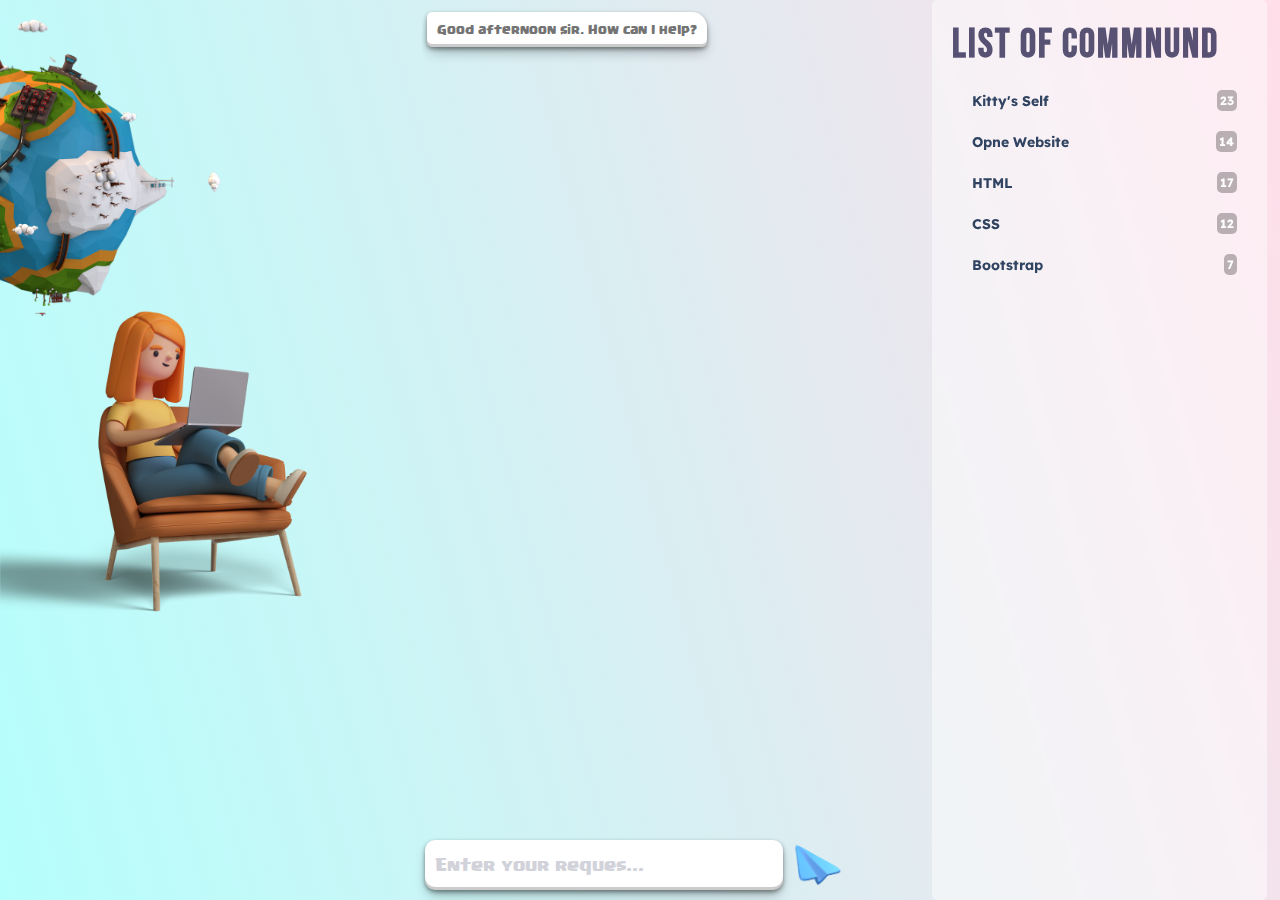
<file: index.html>
<!DOCTYPE html>
<html lang="en">
  <head>
    <meta charset="UTF-8" />
    <meta http-equiv="X-UA-Compatible" content="IE=edge" />
    <meta name="viewport" content="width=device-width, initial-scale=1.0" />
    <title>Developer Kitti</title>
    <!-- Option 1: Include in HTML -->
    <link
      rel="stylesheet"
      href="https://pro.fontawesome.com/releases/v5.10.0/css/all.css"
      integrity="sha384-AYmEC3Yw5cVb3ZcuHtOA93w35dYTsvhLPVnYs9eStHfGJvOvKxVfELGroGkvsg+p"
      crossorigin="anonymous"
    />
    <!-- Main stylesheet -->
    <link rel="stylesheet" href="css/style.css" />
  </head>

  <body>
    <!-- LEFT AREA MARKUP  -->
    <div class="area left_area">
      <img class="earth" src="img/earth.png" alt="" />
      <img class="charcter" src="img/charcter.png" alt="" />
    </div>
    <!-- MIDDLE AREA'S MARKUP -->
    <div class="area middle_area">
      <!-- message area  -->
      <div class="message_area"></div>
      <!-- input area  -->
      <div class="input_area">
        <input class="input" type="text" placeholder="Enter your reques..." />
        <img class="send" src="img/send-button.png" alt="" />
      </div>
    </div>
    <!-- RIGHT AREA'S MARKUP -->
    <div class="area right_area">
      <div class="command_nav">
        <h1 class="title">List of commnund</h1>
        <ul class="list">
          <span class="option">
            <i class="far fa-user"></i>
            <li class="list_item">Kitty's Self</li>
            <div class="count">23</div>
          </span>
          <span class="option">
            <i class="far fa-window-maximize"></i>
            <li class="list_item">Opne Website</li>
            <div class="count">14</div>
          </span>
          <span class="option">
            <i class="fab fa-html5"></i>
            <li class="list_item">HTML</li>
            <div class="count">17</div>
          </span>
          <span class="option">
            <i class="fab fa-css3-alt"></i>
            <li class="list_item">CSS</li>
            <div class="count">12</div>
          </span>
          <span class="option">
            <i class="fab fa-bootstrap"></i>
            <li class="list_item">Bootstrap</li>
            <div class="count">7</div>
          </span>
        </ul>
      </div>
    </div>
    <script type="module" src="./javascript/main.js"></script>
  </body>
</html>
</file>
<file: css/style.css>
/* OVERALL BODY STYLEING */
@font-face {
    font-family: coc-font;
    src: url(../font/Supercell-magic-webfont.ttf);
}

@font-face {
    font-family: regular-font;
    src: url(../font/BeVietnamPro-Regular.ttf);
}

@font-face {
    font-family: title-font;
    src: url(../font/BebasNeue-Regular.ttf);
}

@font-face {
    font-family: list-font;
    src: url(../font/LexendDeca-VariableFont_wght.ttf);
}

* {
    margin: 0;
    padding: 0;
}

body {
    background-color: #ffdee9;
    background-image: linear-gradient(255deg, #ffdee9 0%, #b5fffc 100%);
    display: flex;
    font-family: coc-font;
    font-size: 10px;
    box-sizing: border-box;
    height: 100vh;
}

.fa-user {
    color: purple;
}

.fa-window-maximize {
    color: skyblue;
}

.fa-html5 {
    color: rgb(231, 161, 69);
}

.fa-css3-alt {
    color: rgb(85, 85, 228);
}

.fa-bootstrap {
    color: purple;
}


/* AREA STYLEING_____________ */
.area {
    width: 33%;
    height: 100vh;
    /* border: 1px solid red; */
}

/* LEFT AREA STYLEING_____________ */
.left_area {
    display: flex;
    position: relative;
}

.left_area .earth {
    width: 100%;
    position: absolute;
    top: -5%;
    left: -40%;
    animation: rotation 40s infinite linear;
}

@keyframes rotation {
    from {
        -webkit-transform: rotate(0deg);
    }

    to {
        -webkit-transform: rotate(359deg);
    }
}

.left_area .charcter {
    transform: perspective(400px) scaleX(-1);
    width: 90%;
    align-self: center;
}

/* MIDDILE AREA STYLEING_____________ */
.middle_area {
    display: flex;
    flex-direction: column;
}

.middle_area .message_area {
    height: 100%;
    width: 100%;
    /* border: 1px solid blue; */
    box-sizing: border-box;
    display: flex;
    flex-direction: column;
    padding-top: 5px;
    overflow: scroll;
}

.message_area::-webkit-scrollbar {
    display: none;
}

.message_area .msg {
    background-color: white;
    align-self: flex-start;
    display: flex;
    align-items: center;
    padding: 10px;
    border-radius: 10px;
    max-width: 70%;
    border-radius: 5px 15px 5px 5px;
    box-shadow: rgba(0, 0, 0, 0.4) 0px 2px 4px,
        rgba(0, 0, 0, 0.3) 0px 7px 13px -3px,
        rgba(0, 0, 0, 0.2) 0px -3px 0px inset;
    color: rgba(78, 78, 78, 0.795);
    margin: 7px 5px;
    overflow: hidden;
}

.message_area .msg::-webkit-scrollbar {
    display: none;
}



.message_area .my_msg {
    justify-self: flex-end;
    align-self: flex-end;
    background-color: #78a7f754;
    color: rgb(53, 53, 53);
    border-radius: 15px 5px 5px 5px;

}


.middle_area .input_area {
    margin-bottom: 10px;
    display: flex;
    align-items: center;
    justify-content: center;
}

.middle_area .input_area .input,
.middle_area .input_area .input:focus {
    width: 80%;
    height: 50px;
    border-radius: 10px;
    border: none;
    margin-right: 10px;
    outline: none;
    padding: 0 10px;
    box-shadow: rgba(0, 0, 0, 0.4) 0px 2px 4px,
        rgba(0, 0, 0, 0.3) 0px 7px 13px -3px,
        rgba(0, 0, 0, 0.2) 0px -3px 0px inset;
    font-family: coc-font;
    font-size: 14px;
    color: rgb(5, 66, 94);
}

.input::placeholder {
    color: rgb(210, 210, 218);
}

.middle_area .input_area .send {
    display: inline;
    height: 50px;
    transform: perspective(400px) scaleX(-1);
}


.right_area {
    display: flex;
    justify-content: right;
}

.right_area .command_nav {
    width: 70%;
    /* margin-top: 10%; */
    padding: 20px;
    border-radius: 10px;
    border-radius: 5px;
    background-color: rgba(255, 255, 255, 0.466);
    backdrop-filter: blur(5px);
    /* display: none; */


}

.command_nav .title {
    font-family: title-font;
    line-height: 50px;
    letter-spacing: 2px;
    font-size: 40px;
    margin: 0;
    color: rgba(17, 13, 59, 0.699);
}

.command_nav .list {
    list-style: none;
    margin-top: 10px;
    font-family: list-font;
    font-size: 16px;
    font-weight: bold;
}

.command_nav .list .option {
    display: flex;
    align-items: center;
    padding: 10px;
    border-radius: 10px;
}

.command_nav .list .option:hover {
    background-color: rgba(139, 139, 139, 0.171);

}

.command_nav .list .option .list_item {
    margin-left: 10px;
    color: rgba(19, 19, 19, 0.795);
    color: rgb(48, 67, 97);
    margin-right: auto;
    font-size: 14px;
}

.command_nav .list .option .count {
    background-color: rgba(0, 0, 0, 0.267);
    color: white;
    border-radius: 5px;
    padding: 3px;
    font-size: 12px;
}
</file>
